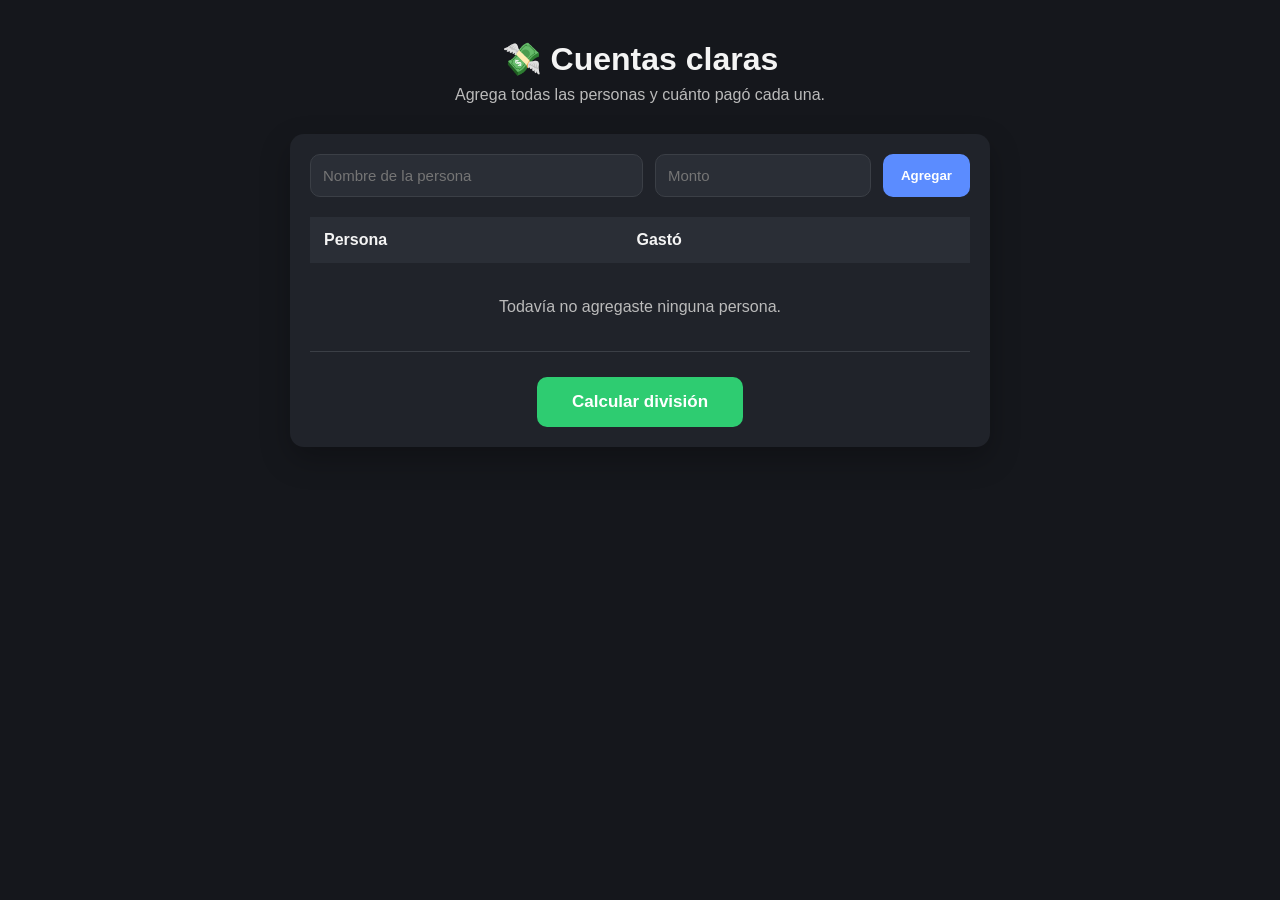
<file: calculadora/cuentasclaras_v1.html>
<!DOCTYPE html>
<html lang="es">

<head>
    <meta charset="UTF-8">
    <meta name="viewport" content="width=device-width, initial-scale=1.0">

    <title>Dividir Cuenta</title>

    <style>
        * {
            margin: 0;
            padding: 0;
            box-sizing: border-box;
            font-family: Inter, Segoe UI, Roboto, sans-serif;
        }

        :root {
            --bg: #15171c;
            --card: #20232a;
            --card2: #2a2e36;
            --primary: #5b8cff;
            --primaryHover: #77a0ff;
            --danger: #d9534f;
            --text: #f4f4f4;
            --secondary: #bbbbbb;
            --border: #3b3f46;
            --success: #2ecc71;
        }

        body {
            background: var(--bg);
            color: var(--text);
            display: flex;
            justify-content: center;
            padding: 40px 15px;
        }

        .container {
            width: 100%;
            max-width: 700px;
        }

        h1 {
            text-align: center;
            margin-bottom: 8px;
        }

        .subtitle {
            text-align: center;
            color: var(--secondary);
            margin-bottom: 30px;
        }

        .card {
            background: var(--card);
            border-radius: 14px;
            padding: 20px;
            box-shadow: 0 12px 30px rgba(0,0,0,.25);
            margin-bottom: 20px;
        }

        .inputs {
            display: grid;
            grid-template-columns: 2fr 1fr auto;
            gap: 12px;
        }

        input {
            background: var(--card2);
            color: white;
            border: 1px solid var(--border);
            border-radius: 10px;
            padding: 12px;
            font-size: 15px;
            transition: .2s;
        }

        input:focus {
            outline: none;
            border-color: var(--primary);
        }

        button {
            border: none;
            border-radius: 10px;
            cursor: pointer;
            transition: .2s;
            font-weight: bold;
        }

        #btnAgregar {
            background: var(--primary);
            color: white;
            padding: 0 18px;
        }

        #btnAgregar:hover {
            background: var(--primaryHover);
        }

        table {
            width: 100%;
            border-collapse: collapse;
            margin-top: 20px;
        }

        thead {
            background: var(--card2);
        }

        th {
            padding: 14px;
            text-align: left;
        }

        td {
            padding: 14px;
            border-bottom: 1px solid var(--border);
        }

        .sinPersonas {
            color: var(--secondary);
            text-align: center;
            padding: 35px;
        }

        .btnEliminar {
            width: 38px;
            height: 38px;
            border-radius: 8px;
            background: var(--danger);
            color: white;
            font-size: 18px;
        }

        .acciones {
            display: flex;
            justify-content: center;
            margin-top: 25px;
        }

        #btnCalcular {
            background: var(--success);
            color: white;
            font-size: 17px;
            padding: 15px 35px;
        }

        #btnCalcular:hover {
            transform: scale(1.03);
        }

        /* =========================
            MODAL
        ==========================*/

        .modal {
            position: fixed;
            inset: 0;
            background: rgba(0,0,0,.7);
            display: none;
            justify-content: center;
            align-items: center;
            padding: 20px;
        }

        .modal.show {
            display: flex;
        }

        .modalContent {
            background: var(--card);
            width: 100%;
            max-width: 600px;
            border-radius: 15px;
            padding: 25px;
            animation: aparecer .25s;
        }

        @keyframes aparecer {
            from {
                opacity: 0;
                transform: scale(.92);
            }
            to {
                opacity: 1;
                transform: scale(1);
            }
        }

        .resultadoLista {
            margin: 25px 0;
            display: flex;
            flex-direction: column;
            gap: 14px;
        }

        .resultadoItem {
            background: var(--card2);
            padding: 14px;
            border-radius: 10px;
            font-size: 16px;
        }

        .modalButtons {
            display: flex;
            justify-content: flex-end;
            gap: 10px;
        }

        .modalButtons button {
            padding: 11px 20px;
        }

        #btnCopiar {
            background: var(--primary);
            color: white;
        }

        #btnCerrar {
            background: #666;
            color: white;
        }

        @media(max-width:650px){

            .inputs{
                grid-template-columns:1fr;
            }

            #btnAgregar{
                padding:14px;
            }

            table{
                font-size:14px;
            }

        }

    </style>
</head>

<body>

<div class="container">

    <h1>💸 Cuentas claras</h1>

    <p class="subtitle">
        Agrega todas las personas y cuánto pagó cada una.
    </p>

    <div class="card">

        <div class="inputs">

            <input
                id="nombre"
                type="text"
                placeholder="Nombre de la persona">

            <input
                id="gasto"
                type="number"
                min="0"
                step="0.01"
                placeholder="Monto">

            <button id="btnAgregar">
                Agregar
            </button>

        </div>

        <table>

            <thead>

                <tr>
                    <th>Persona</th>
                    <th>Gastó</th>
                    <th></th>
                </tr>

            </thead>

            <tbody id="tablaPersonas">

                <tr id="sinDatos">
                    <td colspan="3" class="sinPersonas">
                        Todavía no agregaste ninguna persona.
                    </td>
                </tr>

            </tbody>

        </table>

        <div class="acciones">

            <button id="btnCalcular">
                Calcular división
            </button>

        </div>

    </div>

</div>

<div class="modal" id="modalResultado">

    <div class="modalContent">

        <h2>Resultado</h2>

        <div
            class="resultadoLista"
            id="resultadoLista">
        </div>

        <div class="modalButtons">

            <button id="btnCopiar">
                Copiar resultado
            </button>

            <button id="btnCerrar">
                Cerrar
            </button>

        </div>

    </div>

</div>

<script>
// =============================
// ESTADO DE LA APLICACIÓN
// =============================

const personas = [];

const nombreInput = document.getElementById("nombre");
const gastoInput = document.getElementById("gasto");

const tabla = document.getElementById("tablaPersonas");

const btnAgregar = document.getElementById("btnAgregar");
const btnCalcular = document.getElementById("btnCalcular");

const modal = document.getElementById("modalResultado");
const resultadoLista = document.getElementById("resultadoLista");

const btnCerrar = document.getElementById("btnCerrar");
const btnCopiar = document.getElementById("btnCopiar");


// =============================
// UTILIDADES
// =============================

function formatoDinero(valor) {
    return "$" + Number(valor).toFixed(2);
}

function limpiarFormulario() {
    nombreInput.value = "";
    gastoInput.value = "";
    nombreInput.focus();
}


// =============================
// TABLA
// =============================

function renderTabla() {

    tabla.innerHTML = "";

    if (personas.length === 0) {

        tabla.innerHTML = `
            <tr>
                <td colspan="3" class="sinPersonas">
                    Todavía no agregaste ninguna persona.
                </td>
            </tr>
        `;

        return;
    }

    personas.forEach((persona, indice) => {

        const fila = document.createElement("tr");

        fila.innerHTML = `
            <td>${persona.nombre}</td>
            <td>${formatoDinero(persona.gasto)}</td>
            <td style="width:55px;">
                <button
                    class="btnEliminar"
                    data-index="${indice}"
                    title="Eliminar participante">
                    ✕
                </button>
            </td>
        `;

        tabla.appendChild(fila);

    });

    document
        .querySelectorAll(".btnEliminar")
        .forEach(boton => {

            boton.onclick = () => {

                personas.splice(
                    Number(boton.dataset.index),
                    1
                );

                renderTabla();

            };

        });

}


// =============================
// AGREGAR PERSONA
// =============================

function agregarPersona() {

    const nombre = nombreInput.value.trim();

    const gasto = Number(gastoInput.value);

    if (nombre === "") {

        alert("Ingresa un nombre.");

        nombreInput.focus();

        return;
    }

    if (isNaN(gasto) || gasto < 0) {

        alert("Ingresa un gasto válido.");

        gastoInput.focus();

        return;
    }

    personas.push({

        nombre,

        gasto

    });

    renderTabla();

    limpiarFormulario();

}


// =============================
// EVENTOS
// =============================

btnAgregar.addEventListener(
    "click",
    agregarPersona
);

nombreInput.addEventListener("keydown", e => {

    if (e.key === "Enter") {

        agregarPersona();

    }

});

gastoInput.addEventListener("keydown", e => {

    if (e.key === "Enter") {

        agregarPersona();

    }

});

btnCerrar.addEventListener("click", () => {

    modal.classList.remove("show");

});

modal.addEventListener("click", e => {

    if (e.target === modal) {

        modal.classList.remove("show");

    }

});
// =============================
// CÁLCULO DE TRANSFERENCIAS
// =============================

function calcularTransferencias() {

    if (personas.length < 2) {
        alert("Debes agregar al menos dos personas.");
        return;
    }

    const total = personas.reduce((suma, p) => suma + p.gasto, 0);
    const promedio = total / personas.length;

    const deudores = [];
    const acreedores = [];

    personas.forEach(persona => {

        const diferencia = Number((persona.gasto - promedio).toFixed(2));

        if (diferencia < -0.01) {

            deudores.push({
                nombre: persona.nombre,
                monto: Math.abs(diferencia)
            });

        } else if (diferencia > 0.01) {

            acreedores.push({
                nombre: persona.nombre,
                monto: diferencia
            });

        }

    });

    let i = 0;
    let j = 0;

    const movimientos = [];

    while (i < deudores.length && j < acreedores.length) {

        const pago = Math.min(
            deudores[i].monto,
            acreedores[j].monto
        );

        movimientos.push({
            desde: deudores[i].nombre,
            hacia: acreedores[j].nombre,
            monto: pago
        });

        deudores[i].monto =
            Number((deudores[i].monto - pago).toFixed(2));

        acreedores[j].monto =
            Number((acreedores[j].monto - pago).toFixed(2));

        if (deudores[i].monto <= 0.01) i++;
        if (acreedores[j].monto <= 0.01) j++;

    }

    mostrarResultado(
        movimientos,
        total,
        promedio
    );

}


// =============================
// RESULTADO
// =============================

function mostrarResultado(
    movimientos,
    total,
    promedio
){

    resultadoLista.innerHTML = "";

    const resumen = document.createElement("div");

    resumen.className = "resultadoItem";

    resumen.innerHTML = `
        <strong>Total gastado:</strong> ${formatoDinero(total)}<br>
        <strong>Cada persona debería pagar:</strong> ${formatoDinero(promedio)}
    `;

    resultadoLista.appendChild(resumen);

    if (movimientos.length === 0) {

        const item = document.createElement("div");

        item.className = "resultadoItem";

        item.innerHTML =
            "🎉 Todos gastaron exactamente lo mismo.";

        resultadoLista.appendChild(item);

    } else {

        movimientos.forEach(m => {

            const item = document.createElement("div");

            item.className = "resultadoItem";

            item.innerHTML =
                `<strong>${m.desde}</strong> debe pagar <strong>${formatoDinero(m.monto)}</strong> a <strong>${m.hacia}</strong>.`;

            resultadoLista.appendChild(item);

        });

    }

    modal.classList.add("show");

}


// =============================
// COPIAR RESULTADO
// =============================

btnCopiar.addEventListener("click", async () => {

    let texto = "";

    resultadoLista
        .querySelectorAll(".resultadoItem")
        .forEach(item => {

            texto += item.innerText + "\n";

        });

    try {

        await navigator.clipboard.writeText(texto);

        btnCopiar.textContent = "¡Copiado!";

        setTimeout(() => {

            btnCopiar.textContent = "Copiar resultado";

        }, 1800);

    } catch {

        alert("No fue posible copiar el resultado.");

    }

});


// =============================
// CALCULAR
// =============================

btnCalcular.addEventListener(
    "click",
    calcularTransferencias
);


// =============================
// INICIO
// =============================

renderTabla();

</script>

</body>
</html>
</file>
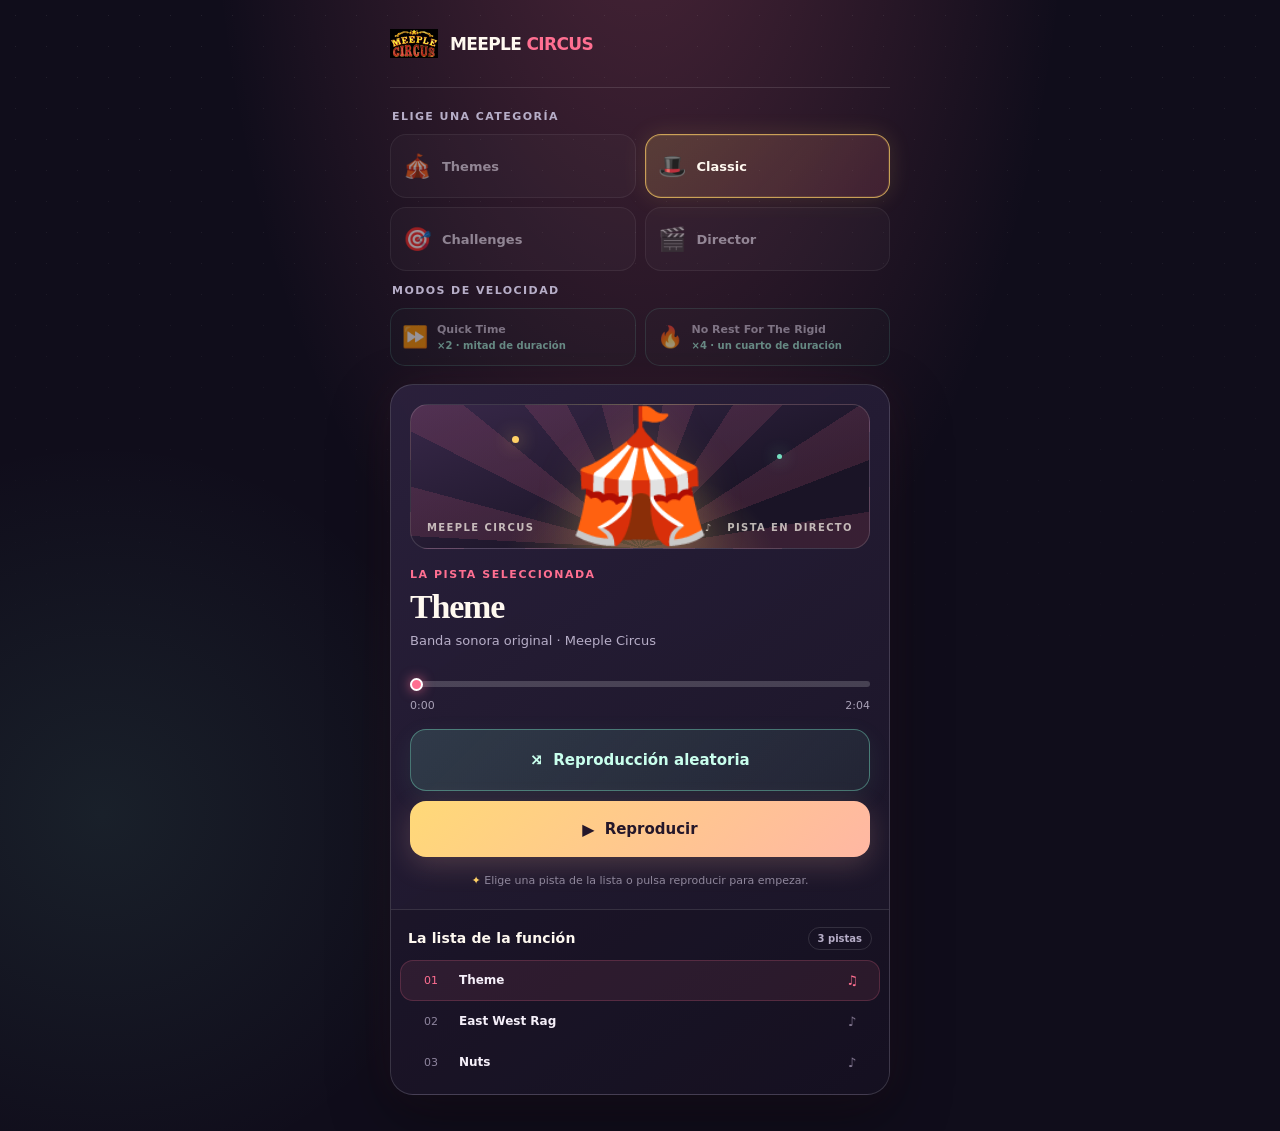
<file: MeepleCircus/meeplecircus.html>
<!DOCTYPE html>
<html lang="es">
<head>
	<meta charset="UTF-8">
	<meta name="viewport" content="width=device-width, initial-scale=1.0">
	<meta name="theme-color" content="#151024">
	<title>Meeple Circus — La función comienza</title>
	<style>
		:root {
			color-scheme: dark;
			--ink: #171126;
			--night: #100d1b;
			--panel: rgba(34, 27, 51, .82);
			--muted: #b7aec8;
			--pink: #ff6f91;
			--gold: #ffd166;
			--mint: #75e0c1;
			--line: rgba(255, 255, 255, .12);
		}

		* { box-sizing: border-box; }

		body {
			min-width: 320px;
			min-height: 100vh;
			margin: 0;
			overflow-x: hidden;
			color: #fff9f0;
			font-family: Inter, ui-sans-serif, system-ui, -apple-system, BlinkMacSystemFont, "Segoe UI", sans-serif;
			background:
				radial-gradient(ellipse at 50% -20%, rgba(255, 111, 145, .26), transparent 48%),
				radial-gradient(circle at 8% 72%, rgba(117, 224, 193, .09), transparent 26%),
				var(--night);
		}

		body::before {
			position: fixed;
			z-index: -1;
			inset: 0;
			pointer-events: none;
			content: "";
			opacity: .19;
			background-image: radial-gradient(rgba(255,255,255,.45) .8px, transparent .8px);
			background-size: 31px 31px;
			mask-image: linear-gradient(to bottom, black, transparent 82%);
		}

		button, input { font: inherit; }
		button { color: inherit; }
		.page-shell { width: min(100% - 28px, 500px); margin: 0 auto; }

		.topbar { display: flex; align-items: center; justify-content: space-between; min-height: 88px; border-bottom: 1px solid var(--line); }
		.brand { display: flex; align-items: center; gap: 12px; font-weight: 850; letter-spacing: -.04em; }
		.brand-mark { display: block; width: 48px; height: 48px; object-fit: contain; }
		.brand-name { font-size: 17px; }
		.brand-name span { color: var(--pink); }
		.top-note { display: flex; align-items: center; gap: 9px; color: var(--muted); font-size: 12px; font-weight: 700; letter-spacing: .11em; text-transform: uppercase; }
		.live-dot { width: 8px; height: 8px; border-radius: 50%; background: var(--mint); box-shadow: 0 0 14px var(--mint); }

		main { padding: 22px 0 36px; }
		.category-section { margin: 0 0 18px; }
		.category-heading { margin: 0 0 11px 2px; color: var(--muted); font-size: 11px; font-weight: 800; letter-spacing: .13em; text-transform: uppercase; }
		.category-grid { display: grid; grid-template-columns: repeat(2, minmax(0, 1fr)); gap: 9px; }
		.category-card { display: flex; min-height: 64px; align-items: center; gap: 10px; padding: 10px 12px; border: 1px solid var(--line); border-radius: 16px; color: #e8e1ee; background: rgba(255, 255, 255, .045); cursor: pointer; opacity: .55; text-align: left; transition: opacity .2s, transform .2s, background .2s, border-color .2s, box-shadow .2s; }
		.category-card:hover { opacity: .82; transform: translateY(-1px); }
		.category-card[aria-pressed="true"] { border-color: rgba(255, 209, 102, .7); color: #fff9f0; background: linear-gradient(135deg, rgba(255, 209, 102, .18), rgba(255, 111, 145, .14)); box-shadow: 0 0 22px rgba(255, 209, 102, .13), inset 0 0 0 1px rgba(255, 209, 102, .12); opacity: 1; }
		.category-emoji { font-size: 23px; }
		.category-name { font-size: 13px; font-weight: 850; }
		.speed-section { margin: -5px 0 18px; }
		.speed-grid { display: grid; grid-template-columns: repeat(2, minmax(0, 1fr)); gap: 9px; }
		.speed-card { display: flex; min-height: 58px; align-items: center; gap: 9px; padding: 9px 11px; border: 1px solid rgba(117, 224, 193, .24); border-radius: 15px; color: #c9c1d2; background: rgba(117, 224, 193, .035); cursor: pointer; opacity: .55; text-align: left; transition: opacity .2s, transform .2s, background .2s, border-color .2s, box-shadow .2s; }
		.speed-card:hover { opacity: .82; transform: translateY(-1px); }
		.speed-card[aria-pressed="true"] { border-color: rgba(117, 224, 193, .72); color: #e2fff5; background: linear-gradient(135deg, rgba(117, 224, 193, .18), rgba(117, 224, 193, .08)); box-shadow: 0 0 20px rgba(117, 224, 193, .13), inset 0 0 0 1px rgba(117, 224, 193, .1); opacity: 1; }
		.speed-emoji { font-size: 21px; }
		.speed-name { display: block; font-size: 11px; font-weight: 850; line-height: 1.25; }
		.speed-rate { display: block; margin-top: 3px; color: #9ee9d1; font-size: 10px; font-weight: 750; }
		.player-layout { overflow: hidden; border: 1px solid rgba(255, 255, 255, .14); border-radius: 23px; background: linear-gradient(145deg, rgba(43, 33, 60, .96), rgba(24, 19, 37, .98)); box-shadow: 0 22px 60px rgba(0, 0, 0, .34), 0 0 45px rgba(255, 111, 145, .07); }
		.now-playing { padding: 19px; }
		.section-label { display: flex; align-items: center; gap: 9px; color: var(--muted); font-size: 11px; font-weight: 800; letter-spacing: .15em; text-transform: uppercase; }
		.section-label .spark { color: var(--gold); font-size: 17px; }
		.artwork { position: relative; display: grid; min-height: 145px; margin: 0 0 19px; overflow: hidden; place-items: center; border: 1px solid rgba(255, 255, 255, .14); border-radius: 18px; background: radial-gradient(ellipse at 50% 110%, rgba(255, 209, 102, .27), transparent 42%), repeating-conic-gradient(from -15deg at 50% 100%, rgba(255, 111, 145, .13) 0deg 12deg, transparent 12deg 24deg), linear-gradient(160deg, #382849, #1a1426 70%); }
		.artwork::before, .artwork::after { position: absolute; width: 7px; height: 7px; border-radius: 50%; background: var(--gold); box-shadow: 0 0 18px var(--gold); content: ""; }
		.artwork::before { top: 22%; left: 22%; }
		.artwork::after { top: 34%; right: 19%; width: 5px; height: 5px; background: var(--mint); box-shadow: 0 0 16px var(--mint); }
		.tent-icon { position: relative; z-index: 1; color: var(--gold); filter: drop-shadow(0 8px 22px rgba(255, 209, 102, .2)); font-size: clamp(78px, 13vw, 128px); line-height: 1; transform: translateY(-2px); }
		.artwork-caption { position: absolute; right: 16px; bottom: 15px; left: 16px; display: flex; align-items: center; justify-content: space-between; color: rgba(255, 249, 240, .7); font-size: 10px; font-weight: 800; letter-spacing: .14em; text-transform: uppercase; }
		.track-meta { min-width: 0; }
		.track-kicker { margin: 0 0 7px; color: var(--pink); font-size: 11px; font-weight: 800; letter-spacing: .14em; text-transform: uppercase; }
		.track-title { margin: 0; overflow: hidden; font-family: Georgia, "Times New Roman", serif; font-size: clamp(25px, 4vw, 34px); font-weight: 700; letter-spacing: -.035em; text-overflow: ellipsis; white-space: nowrap; }
		.track-subtitle { margin: 7px 0 0; color: var(--muted); font-size: 13px; }
		.timeline { margin-top: 24px; }
		.progress { width: 100%; height: 6px; margin: 0; appearance: none; border-radius: 99px; outline: none; background: linear-gradient(to right, var(--pink) 0%, var(--pink) var(--progress, 0%), rgba(255, 255, 255, .18) var(--progress, 0%), rgba(255, 255, 255, .18) 100%); cursor: pointer; }
		.progress::-webkit-slider-thumb { width: 13px; height: 13px; appearance: none; border: 2px solid #fff; border-radius: 50%; background: var(--pink); box-shadow: 0 0 12px rgba(255, 111, 145, .7); }
		.progress::-moz-range-thumb { width: 10px; height: 10px; border: 2px solid #fff; border-radius: 50%; background: var(--pink); box-shadow: 0 0 12px rgba(255, 111, 145, .7); }
		.time-row { display: flex; justify-content: space-between; margin-top: 8px; color: #a9a1b7; font-size: 11px; font-variant-numeric: tabular-nums; }
		.controls { display: flex; flex-direction: column; align-items: stretch; justify-content: center; gap: 10px; margin-top: 17px; }
		.utility-button, .play-button, .track-button { border: 0; cursor: pointer; }
		.play-button { display: flex; width: 100%; min-height: 56px; align-items: center; justify-content: center; gap: 10px; border-radius: 16px; color: #25172a; background: linear-gradient(135deg, #ffd978, #ffb7a3); box-shadow: 0 8px 28px rgba(255, 183, 163, .2); font-size: 15px; font-weight: 850; transition: transform .2s, box-shadow .2s; }
		.play-button:hover { box-shadow: 0 12px 34px rgba(255, 183, 163, .32); transform: translateY(-2px); }
		.play-button:active { transform: translateY(0) scale(.98); }
		.play-icon { font-size: 16px; }
		.shuffle-button { display: flex; width: 100%; min-height: 62px; align-items: center; justify-content: center; gap: 10px; border: 1px solid rgba(117, 224, 193, .42); border-radius: 16px; color: #c9ffed; background: linear-gradient(135deg, rgba(117, 224, 193, .16), rgba(117, 224, 193, .07)); box-shadow: 0 7px 24px rgba(117, 224, 193, .08); cursor: pointer; font-size: 15px; font-weight: 850; transition: background .2s, box-shadow .2s, transform .2s; }
		.shuffle-button:hover { background: rgba(117, 224, 193, .22); box-shadow: 0 10px 30px rgba(117, 224, 193, .16); transform: translateY(-2px); }
		.shuffle-button:active { transform: scale(.98); }

		.queue { display: flex; flex-direction: column; border-top: 1px solid var(--line); background: rgba(12, 10, 21, .25); }
		.queue-header { display: flex; align-items: center; justify-content: space-between; padding: 17px 17px 10px; }
		.queue-header h2 { margin: 0; font-size: 14px; font-weight: 800; letter-spacing: .01em; }
		.track-count { padding: 5px 9px; border: 1px solid var(--line); border-radius: 999px; color: var(--muted); font-size: 10px; font-weight: 700; }
		.track-list { max-height: 35vh; min-height: 130px; overflow-y: auto; padding: 0 9px 11px; scrollbar-color: rgba(255,255,255,.2) transparent; scrollbar-width: thin; }
		.track-button { display: grid; width: 100%; grid-template-columns: 34px minmax(0, 1fr) 28px; align-items: center; gap: 11px; padding: 12px 13px; border: 1px solid transparent; border-radius: 13px; text-align: left; background: transparent; transition: background .2s, border-color .2s; }
		.track-button:hover { background: rgba(255,255,255,.055); }
		.track-button[aria-current="true"] { border-color: rgba(255, 111, 145, .2); background: rgba(255, 111, 145, .09); }
		.track-number { color: #8e859e; font-size: 11px; font-variant-numeric: tabular-nums; text-align: center; }
		.track-button[aria-current="true"] .track-number { color: var(--pink); }
		.track-text { min-width: 0; }
		.track-name { display: block; overflow: hidden; color: #f5eff9; font-size: 12px; font-weight: 700; text-overflow: ellipsis; white-space: nowrap; }
		.track-indicator { color: var(--pink); font-size: 13px; text-align: center; }
		.track-button:not([aria-current="true"]) .track-indicator { color: #80768f; }
		.footer-note { margin: 15px 0 0; color: #8f879c; font-size: 11px; line-height: 1.6; text-align: center; }
		.footer-note span { color: var(--gold); }
		.sr-only { position: absolute; width: 1px; height: 1px; padding: 0; overflow: hidden; clip: rect(0, 0, 0, 0); white-space: nowrap; clip-path: inset(50%); border: 0; }
		button:focus-visible, input:focus-visible { outline: 2px solid var(--gold); outline-offset: 4px; }

		@media (max-width: 380px) {
			.page-shell { width: min(100% - 22px, 500px); }
			.category-card { min-height: 58px; gap: 7px; padding: 8px 9px; }
			.category-name { font-size: 12px; }
			.now-playing { padding: 15px; }
		}
		@media (prefers-reduced-motion: reduce) {
			*, *::before, *::after { scroll-behavior: auto !important; transition-duration: .01ms !important; }
		}
	</style>
</head>
<body>
	<div class="page-shell">
		<header class="topbar">
			<div class="brand" aria-label="Meeple Circus">
				<img class="brand-mark" src="./MeepleCircusLogo.png" alt="" aria-hidden="true">
				<div class="brand-name">MEEPLE <span>CIRCUS</span></div>
			</div>
		</header>

		<main>
			<section class="category-section" aria-labelledby="category-heading">
				<h1 class="category-heading" id="category-heading">Elige una categoría</h1>
				<div class="category-grid" id="category-grid">
					<button class="category-card" type="button" data-category="themes" aria-pressed="false"><span class="category-emoji" aria-hidden="true">🎪</span><span class="category-name">Themes</span></button>
					<button class="category-card" type="button" data-category="classic" aria-pressed="true"><span class="category-emoji" aria-hidden="true">🎩</span><span class="category-name">Classic</span></button>
					<button class="category-card" type="button" data-category="challenges" aria-pressed="false"><span class="category-emoji" aria-hidden="true">🎯</span><span class="category-name">Challenges</span></button>
					<button class="category-card" type="button" data-category="director" aria-pressed="false"><span class="category-emoji" aria-hidden="true">🎬</span><span class="category-name">Director</span></button>
				</div>
			</section>
			<section class="speed-section" aria-labelledby="speed-heading">
				<h2 class="category-heading" id="speed-heading">Modos de velocidad</h2>
				<div class="speed-grid" id="speed-grid">
					<button class="speed-card" type="button" data-rate="2" aria-pressed="false" aria-label="Activar Quick Time, velocidad doble y duración a la mitad">
						<span class="speed-emoji" aria-hidden="true">⏩</span><span><span class="speed-name">Quick Time</span><span class="speed-rate">×2 · mitad de duración</span></span>
					</button>
					<button class="speed-card" type="button" data-rate="4" aria-pressed="false" aria-label="Activar No Rest For The Rigid, velocidad cuádruple y duración a un cuarto">
						<span class="speed-emoji" aria-hidden="true">🔥</span><span><span class="speed-name">No Rest For The Rigid</span><span class="speed-rate">×4 · un cuarto de duración</span></span>
					</button>
				</div>
			</section>

			<section class="player-layout" aria-label="Reproductor de música">
				<div class="now-playing">
					<div class="artwork" aria-hidden="true">
						<div class="tent-icon">🎪</div>
						<div class="artwork-caption"><span>Meeple Circus</span><span>♪ &nbsp; pista en directo</span></div>
					</div>

					<div class="track-meta" aria-live="polite">
						<p class="track-kicker">La pista seleccionada</p>
						<h2 class="track-title" id="current-title">MC Theme</h2>
						<p class="track-subtitle">Banda sonora original · Meeple Circus</p>
					</div>

					<div class="timeline">
						<label class="sr-only" for="progress">Progreso de la canción</label>
						<input class="progress" id="progress" type="range" min="0" max="1000" value="0" aria-label="Progreso de la canción">
						<div class="time-row"><span id="current-time">0:00</span><span id="duration">0:00</span></div>
					</div>

					<div class="controls">
						<button class="shuffle-button" id="shuffle-button" type="button" aria-label="Reproducir una canción aleatoria de Classic">
							<span aria-hidden="true">⤨</span><span>Reproducción aleatoria</span>
						</button>
						<button class="play-button" id="play-button" type="button" aria-label="Reproducir">
							<span class="play-icon" id="play-icon" aria-hidden="true">▶</span>
							<span id="play-label">Reproducir</span>
						</button>
					</div>
					  <p class="footer-note" id="player-message" aria-live="polite"><span>✦</span> Elige una pista de la lista o pulsa reproducir para empezar.</p>
					<audio id="audio" preload="metadata"></audio>
				</div>

				<aside class="queue" aria-labelledby="queue-title">
					<div class="queue-header">
						<h2 id="queue-title">La lista de la función</h2>
						<span class="track-count" id="track-count">0 pistas</span>
					</div>
					<div class="track-list" id="track-list" role="list" aria-label="Canciones disponibles"></div>
				</aside>
			</section>
		</main>
	</div>

	<script>
		const tracks = [
			{ file: 'MC-Theme.mp3', title: 'Theme', category: 'classic' },
			{ file: 'MC-Carnival Circus.mp3', title: 'Carnival Circus', category: 'themes' },
			{ file: 'MC-Cartoon Circus.mp3', title: 'Cartoon Circus', category: 'themes' },
			{ file: 'MC-Challenge Singing.mp3', title: 'Karaoke', category: 'challenges' },
			{ file: 'MC-Challenge_Applause.mp3', title: 'Thank you / Merci', category: 'challenges' },
			{ file: 'MC-Challenge_Applause (1).mp3', title: 'I love you', category: 'challenges' },
			{ file: 'MC-Challenge_Raleur.mp3', title: 'Moaner / Râleur', category: 'challenges' },
			{ file: 'MC-Comedy klezmer circus.mp3', title: 'Comedy Klezmer Circus', category: 'themes', duration: 102 },
			{ file: 'MC-East-West-Rag.mp3', title: 'East West Rag', category: 'classic' },
			{ file: 'MC-Metal Circus.mp3', title: 'Metal Circus', category: 'themes' },
			{ file: 'MC-Nuts.mp3', title: 'Nuts', category: 'classic' },
			{ file: 'MC-On_accelere_1er.mp3', title: 'On accélère · 1er tour', category: 'director' },
			{ file: 'MC-On_accelere_2e.mp3', title: 'On accélère · 2e tour', category: 'director' },
			{ file: 'MC-Retrogaming Circus.mp3', title: 'Retrogaming Circus', category: 'themes' },
			{ file: 'MC_I_love_winter.mp3', title: 'I Love Winter', category: 'themes' },
			{ file: 'MC_Jingle_Bells_Circus.mp3', title: 'Jingle Bells Circus', category: 'themes' }
		];

		const audio = document.getElementById('audio');
		const list = document.getElementById('track-list');
		const playButton = document.getElementById('play-button');
		const playLabel = document.getElementById('play-label');
		const playIcon = document.getElementById('play-icon');
		const progress = document.getElementById('progress');
		const currentTime = document.getElementById('current-time');
		const duration = document.getElementById('duration');
		const shuffleButton = document.getElementById('shuffle-button');
		let activeCategory = 'classic';
		let visibleTracks = tracks.filter(track => track.category === activeCategory);
		let currentIndex = 0;
		let isSeeking = false;
		let speedMultiplier = 1;

		function getTrackDuration() {
			return visibleTracks[currentIndex].duration ?? audio.duration;
		}

		function updateTiming() {
			const trackDuration = getTrackDuration();
			const durationInPlaybackTime = trackDuration / speedMultiplier;
			const currentTimeInPlaybackTime = audio.currentTime / speedMultiplier;
			const ratio = trackDuration ? audio.currentTime / trackDuration : 0;
			duration.textContent = formatTime(durationInPlaybackTime);
			currentTime.textContent = formatTime(currentTimeInPlaybackTime);
			progress.value = String(Math.round(ratio * Number(progress.max)));
			progress.style.setProperty('--progress', `${ratio * 100}%`);
		}

		function formatTime(seconds) {
			if (!Number.isFinite(seconds)) return '0:00';
			const minutes = Math.floor(seconds / 60);
			const remainingSeconds = Math.floor(seconds % 60).toString().padStart(2, '0');
			return `${minutes}:${remainingSeconds}`;
		}

		function renderTracks() {
			document.getElementById('track-count').textContent = `${visibleTracks.length} pistas`;
			list.replaceChildren(...visibleTracks.map((track, index) => {
				const item = document.createElement('div');
				item.setAttribute('role', 'listitem');
				const button = document.createElement('button');
				button.className = 'track-button';
				button.type = 'button';
				button.setAttribute('aria-current', index === currentIndex ? 'true' : 'false');
				button.setAttribute('aria-label', `Reproducir ${track.title}`);
				button.innerHTML = `<span class="track-number">${String(index + 1).padStart(2, '0')}</span><span class="track-text"><span class="track-name"></span></span><span class="track-indicator" aria-hidden="true">${index === currentIndex ? '♫' : '♪'}</span>`;
				button.querySelector('.track-name').textContent = track.title;
				button.addEventListener('click', () => loadTrack(index, true));
				item.append(button);
				return item;
			}));
		}

		function updatePlayState(isPlaying) {
			playIcon.textContent = isPlaying ? 'Ⅱ' : '▶';
			playLabel.textContent = isPlaying ? 'Pausar' : 'Reproducir';
			playButton.setAttribute('aria-label', isPlaying ? 'Pausar' : 'Reproducir');
		}

		function resolveTrackUrl(file) {
			const filename = file.split(/[\\/]/).pop();
			return new URL(filename, document.baseURI).href;
		}

		function loadTrack(index, autoplay = false) {
			currentIndex = (index + visibleTracks.length) % visibleTracks.length;
			const track = visibleTracks[currentIndex];
			audio.src = resolveTrackUrl(track.file);
			audio.playbackRate = speedMultiplier;
			document.getElementById('current-title').textContent = track.title;
			document.getElementById('player-message').innerHTML = '<span>✦</span> Elige una pista de la lista o pulsa reproducir para empezar.';
			currentTime.textContent = '0:00';
			duration.textContent = '0:00';
			progress.value = '0';
			progress.style.setProperty('--progress', '0%');
			renderTracks();
			if (autoplay) audio.play().catch(() => updatePlayState(false));
			else updatePlayState(false);
		}

		function playNext() {
			loadTrack(currentIndex + 1, true);
		}

		document.querySelectorAll('.category-card').forEach(card => {
			card.addEventListener('click', () => {
				activeCategory = card.dataset.category;
				visibleTracks = tracks.filter(track => track.category === activeCategory);
				document.querySelectorAll('.category-card').forEach(option => option.setAttribute('aria-pressed', String(option === card)));
				shuffleButton.setAttribute('aria-label', `Reproducir una canción aleatoria de ${card.querySelector('.category-name').textContent}`);
				loadTrack(0);
			});
		});
		document.querySelectorAll('.speed-card').forEach(card => {
			card.addEventListener('click', () => {
				const isAlreadyActive = card.getAttribute('aria-pressed') === 'true';
				speedMultiplier = isAlreadyActive ? 1 : Number(card.dataset.rate);
				audio.playbackRate = speedMultiplier;
				document.querySelectorAll('.speed-card').forEach(option => {
					option.setAttribute('aria-pressed', String(!isAlreadyActive && option === card));
				});
				updateTiming();
			});
		});

		playButton.addEventListener('click', () => {
			if (audio.paused) audio.play().catch(() => updatePlayState(false));
			else audio.pause();
		});
		shuffleButton.addEventListener('click', () => {
			const randomIndex = visibleTracks.length > 1
				? (currentIndex + 1 + Math.floor(Math.random() * (visibleTracks.length - 1))) % visibleTracks.length
				: currentIndex;
			loadTrack(randomIndex, true);
		});

		progress.addEventListener('input', () => {
			isSeeking = true;
			const ratio = Number(progress.value) / Number(progress.max);
			progress.style.setProperty('--progress', `${ratio * 100}%`);
			const trackDuration = getTrackDuration();
			if (Number.isFinite(trackDuration)) currentTime.textContent = formatTime(ratio * trackDuration / speedMultiplier);
		});
		progress.addEventListener('change', () => {
			const trackDuration = getTrackDuration();
			if (Number.isFinite(trackDuration)) audio.currentTime = (Number(progress.value) / Number(progress.max)) * trackDuration;
			isSeeking = false;
		});

		audio.addEventListener('loadedmetadata', () => {
			audio.playbackRate = speedMultiplier;
			updateTiming();
		});
		audio.addEventListener('timeupdate', () => {
			if (isSeeking) return;
			const trackDuration = getTrackDuration();
			updateTiming();
			if (Number.isFinite(trackDuration) && audio.currentTime >= trackDuration && !audio.paused) {
				audio.pause();
				playNext();
			}
		});
		audio.addEventListener('play', () => {
			audio.playbackRate = speedMultiplier;
			updatePlayState(true);
		});
		audio.addEventListener('pause', () => updatePlayState(false));
		audio.addEventListener('ended', playNext);
		audio.addEventListener('error', () => {
			updatePlayState(false);
			document.getElementById('player-message').textContent = `No se pudo cargar «${visibleTracks[currentIndex].title}». Comprueba que el archivo de audio siga en esta carpeta.`;
		});

		renderTracks();
		loadTrack(0);
	</script>
</body>
</html>
</file>
